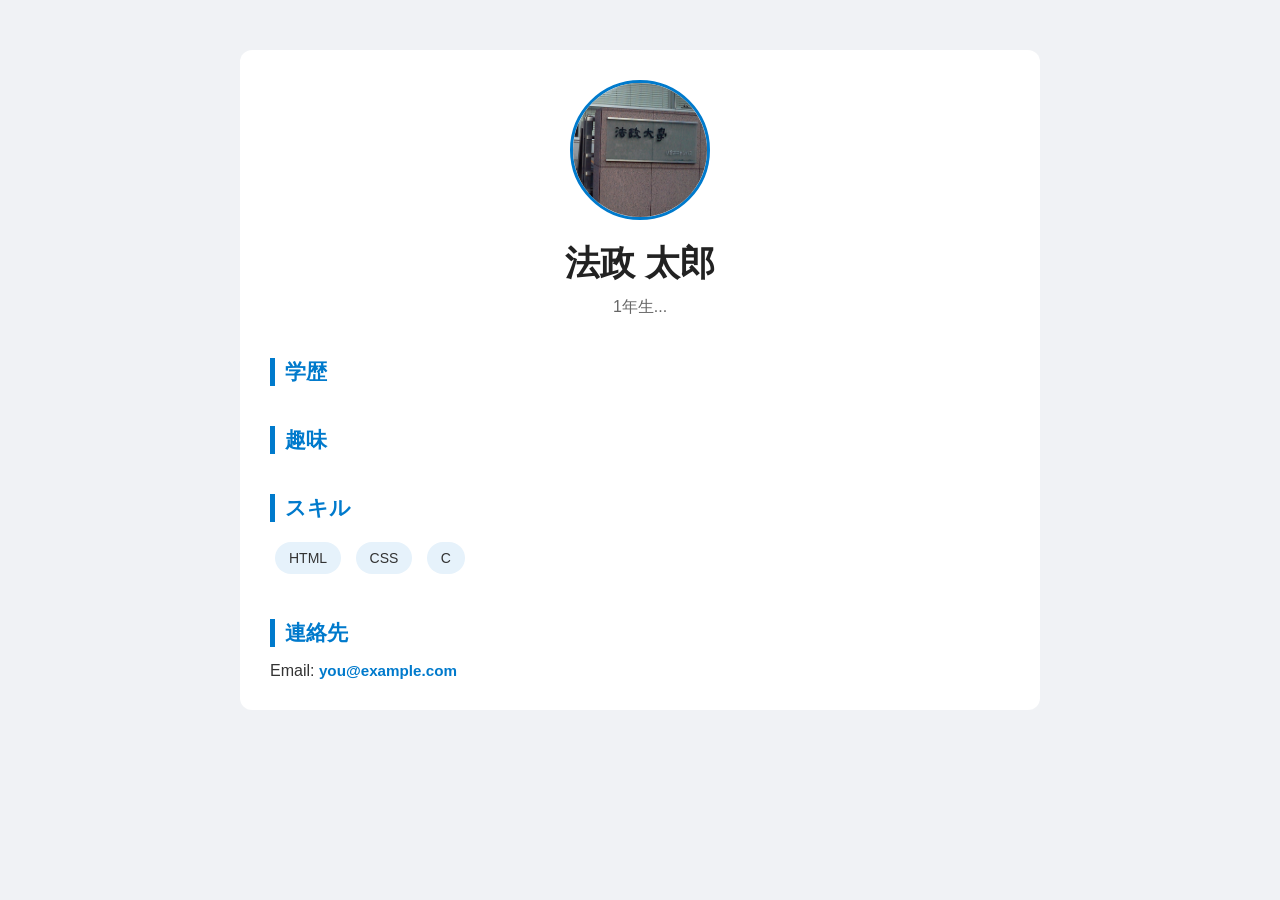
<file: css/my_website/index.html>
<!-- index.html -->
<!DOCTYPE html>
<html lang="ja">

<head>
    <meta charset="UTF-8" />
    <meta name="viewport" content="width=device-width, initial-scale=1.0" />
    <link rel="stylesheet" href="css/styles.css">
    <title>法政 太郎 | ホームページ</title>
</head>

<body>
    <div class="container">
        <div class="header">
            <img src="assets/images/profile.jpg" alt="法政 太郎のプロフィール画像" class="profile-image" />
            <h1>法政 太郎</h1>
            <p class="bio">1年生...</p>
        </div>

        <div class="section">
            <h2>学歴</h2>
        </div>

        <div class="section">
            <h2>趣味</h2>
        </div>

        <div class="section">
            <h2>スキル</h2>
            <div class="skills">
                <ul>
                    <li>HTML</li>
                    <li>CSS</li>
                    <li>C</li>
                </ul>
            </div>
        </div>

        <div class="section">
            <h2>連絡先</h2>
            <div class="social">
                Email: <a href="#">you@example.com</a>
            </div>
        </div>
    </div>
</body>

</html>
</file>
<file: css/my_website/css/styles.css>
/* styles.css */
* {
    box-sizing: border-box;
    margin: 0;
    padding: 0;
}

body {
    font-family: 'Arial', sans-serif;
    background: #f0f2f5;
    color: #333;
}

.container {
    width: 800px;
    margin: 50px auto;
    background: #fff;
    padding: 30px;
    border-radius: 12px;
}

.header {
    text-align: center;
    margin-bottom: 30px;
}

.profile-image {
    width: 140px;
    height: 140px;
    border-radius: 50%;
    border: 3px solid #007acc;
    margin-bottom: 16px;
}

h1 {
    font-size: 2.2rem;
    color: #222;
}

.bio {
    font-size: 1rem;
    margin-top: 10px;
    color: #666;
}

.section {
    margin-top: 40px;
}

.section h2 {
    font-size: 1.3rem;
    color: #007acc;
    border-left: 5px solid #007acc;
    padding-left: 10px;
    margin-bottom: 15px;
}

.skills ul {
    list-style: none;
    padding: 0;
    margin: 0;
}

.skills li {
    display: inline-block;
    background: #e6f2fb;
    padding: 8px 14px;
    margin: 5px;
    border-radius: 20px;
    font-size: 14px;
}

.social a {
    margin-right: 18px;
    color: #007acc;
    text-decoration: none;
    font-weight: bold;
    font-size: 0.95rem;
}

.social a:hover {
    color: #005f99;
    text-decoration: underline;
}
</file>
